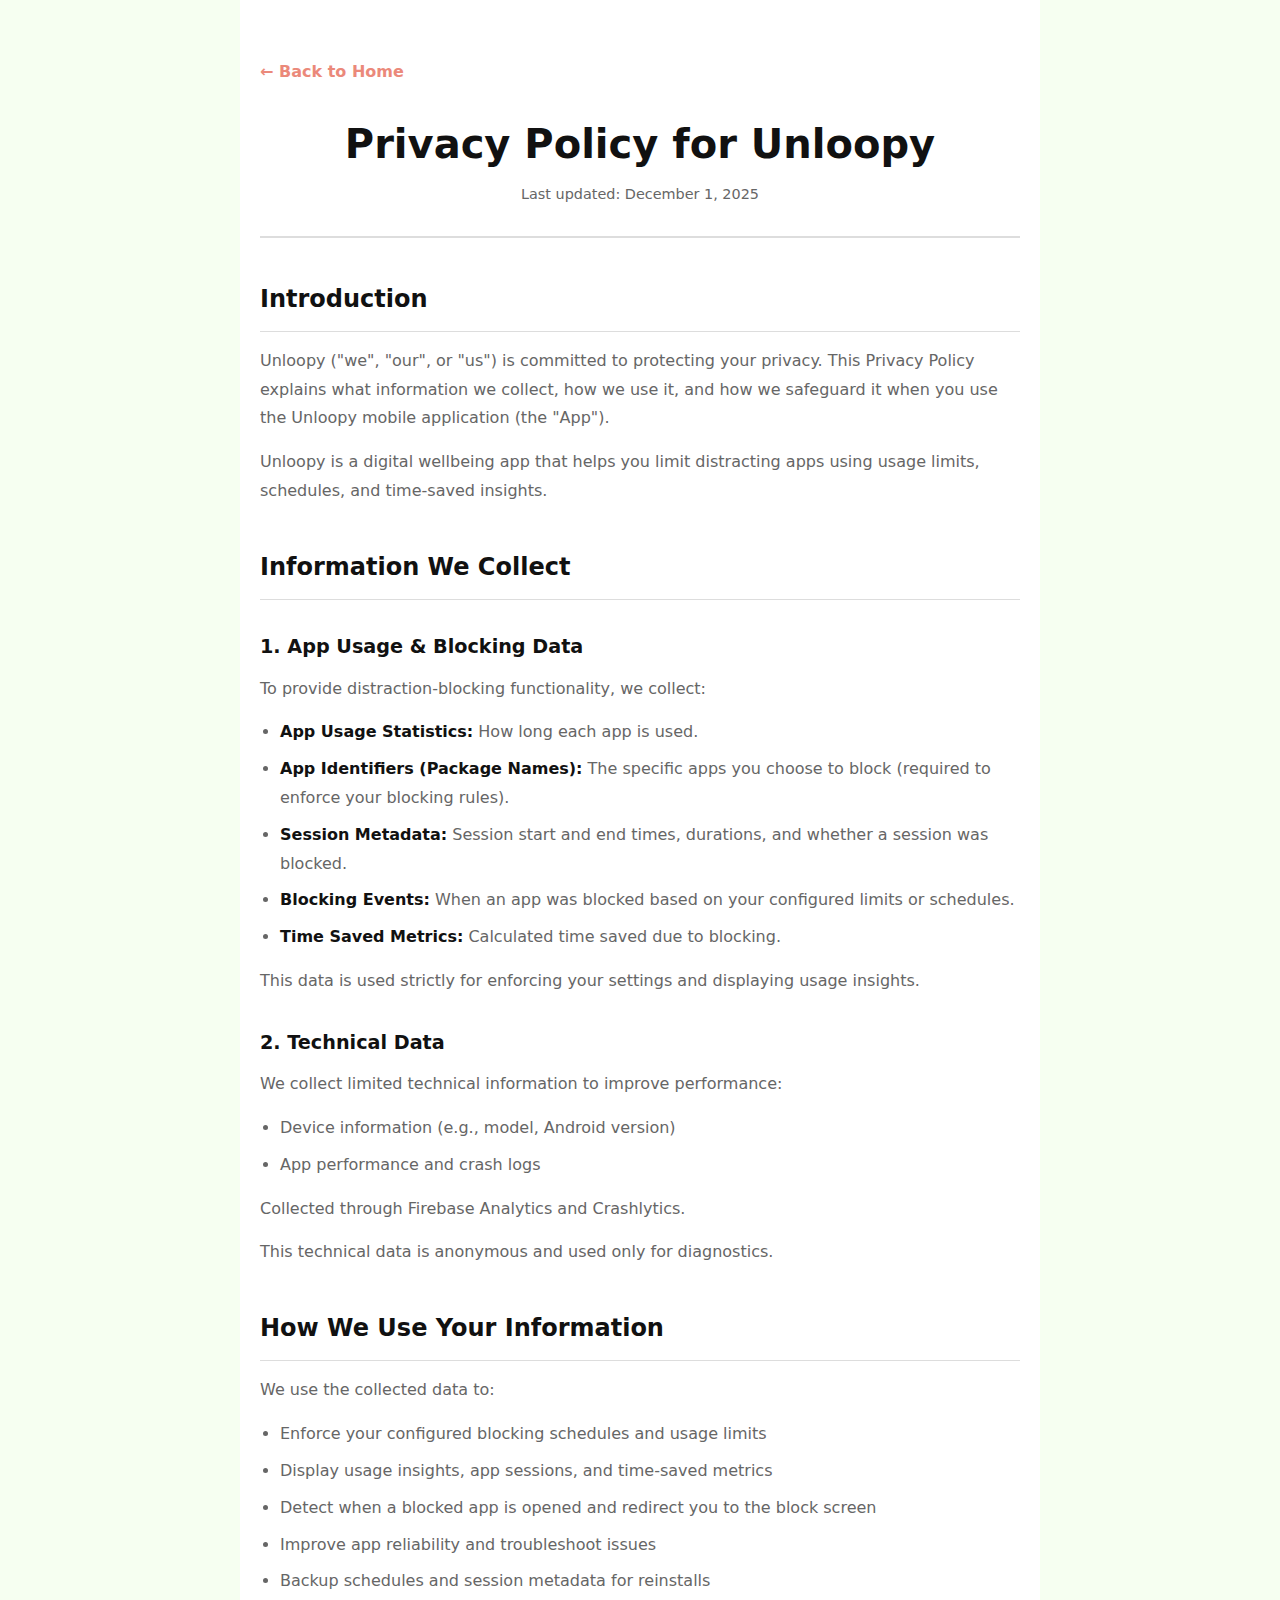
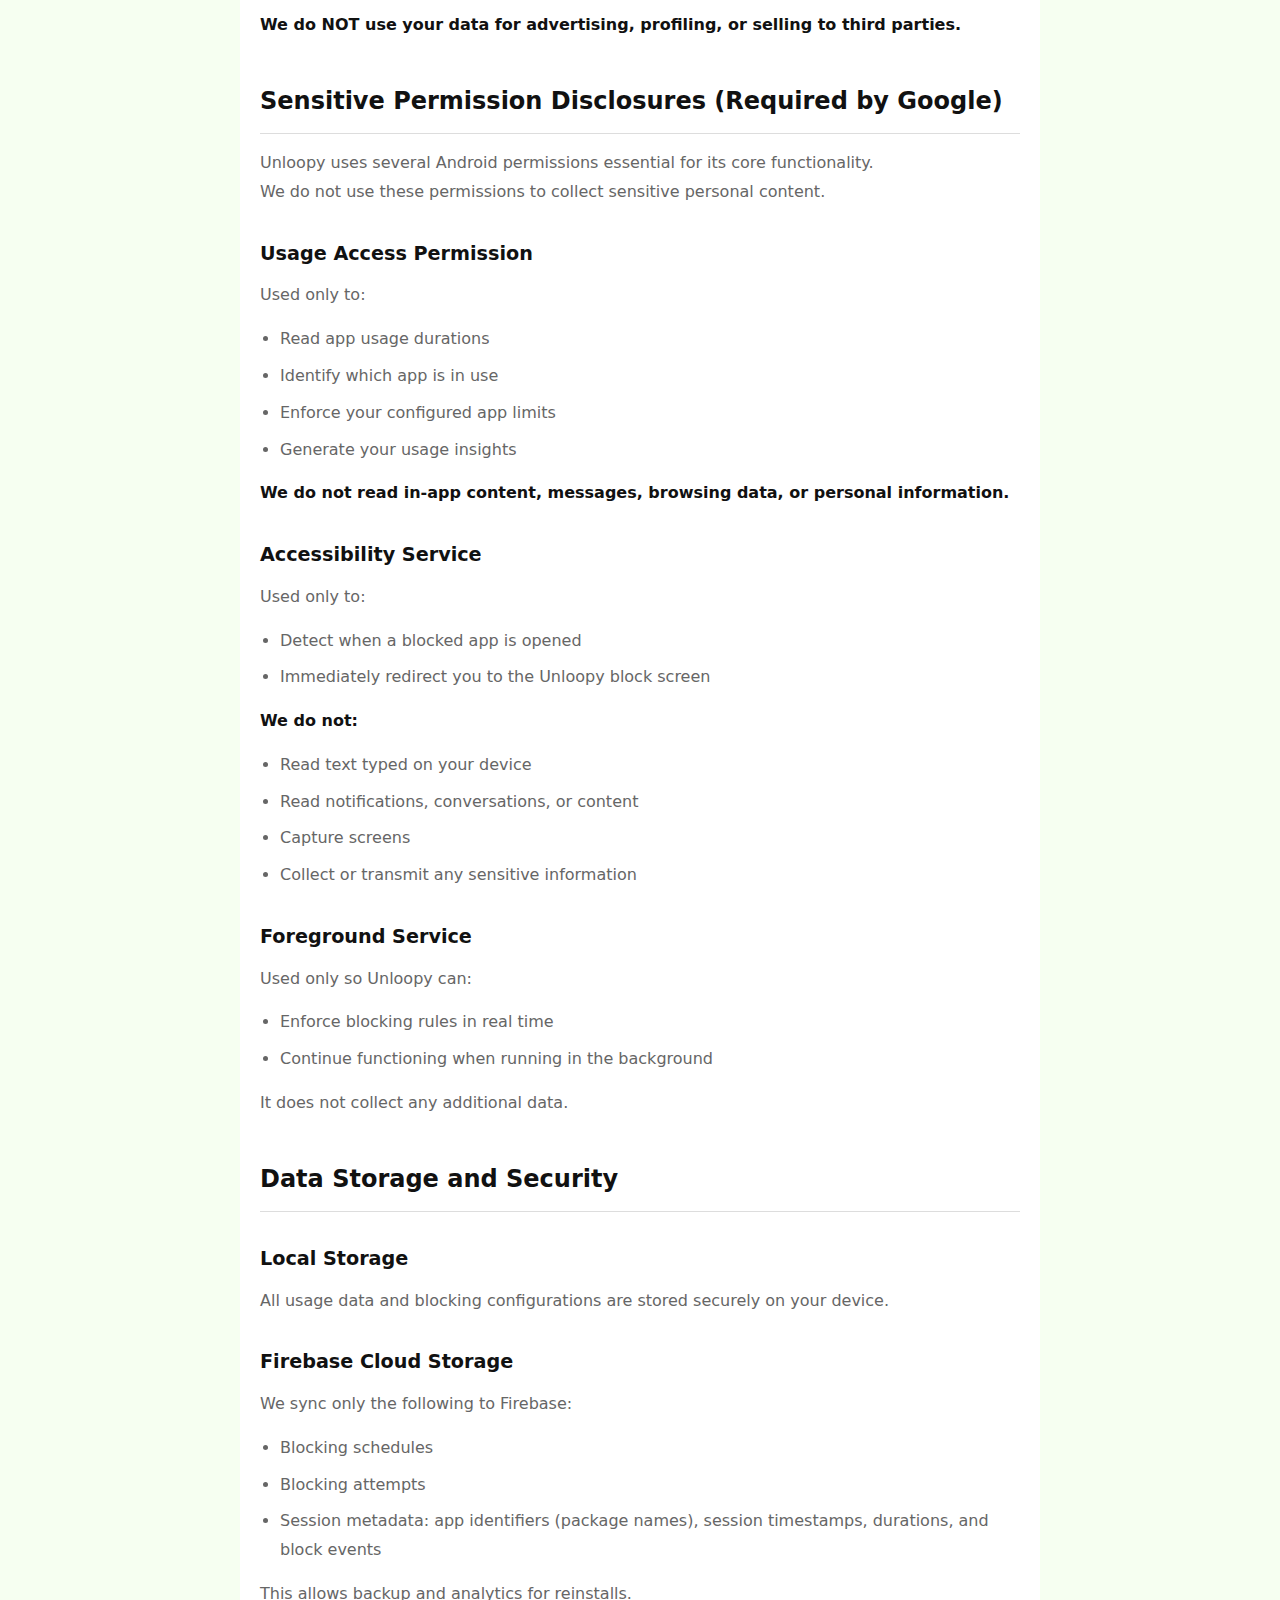
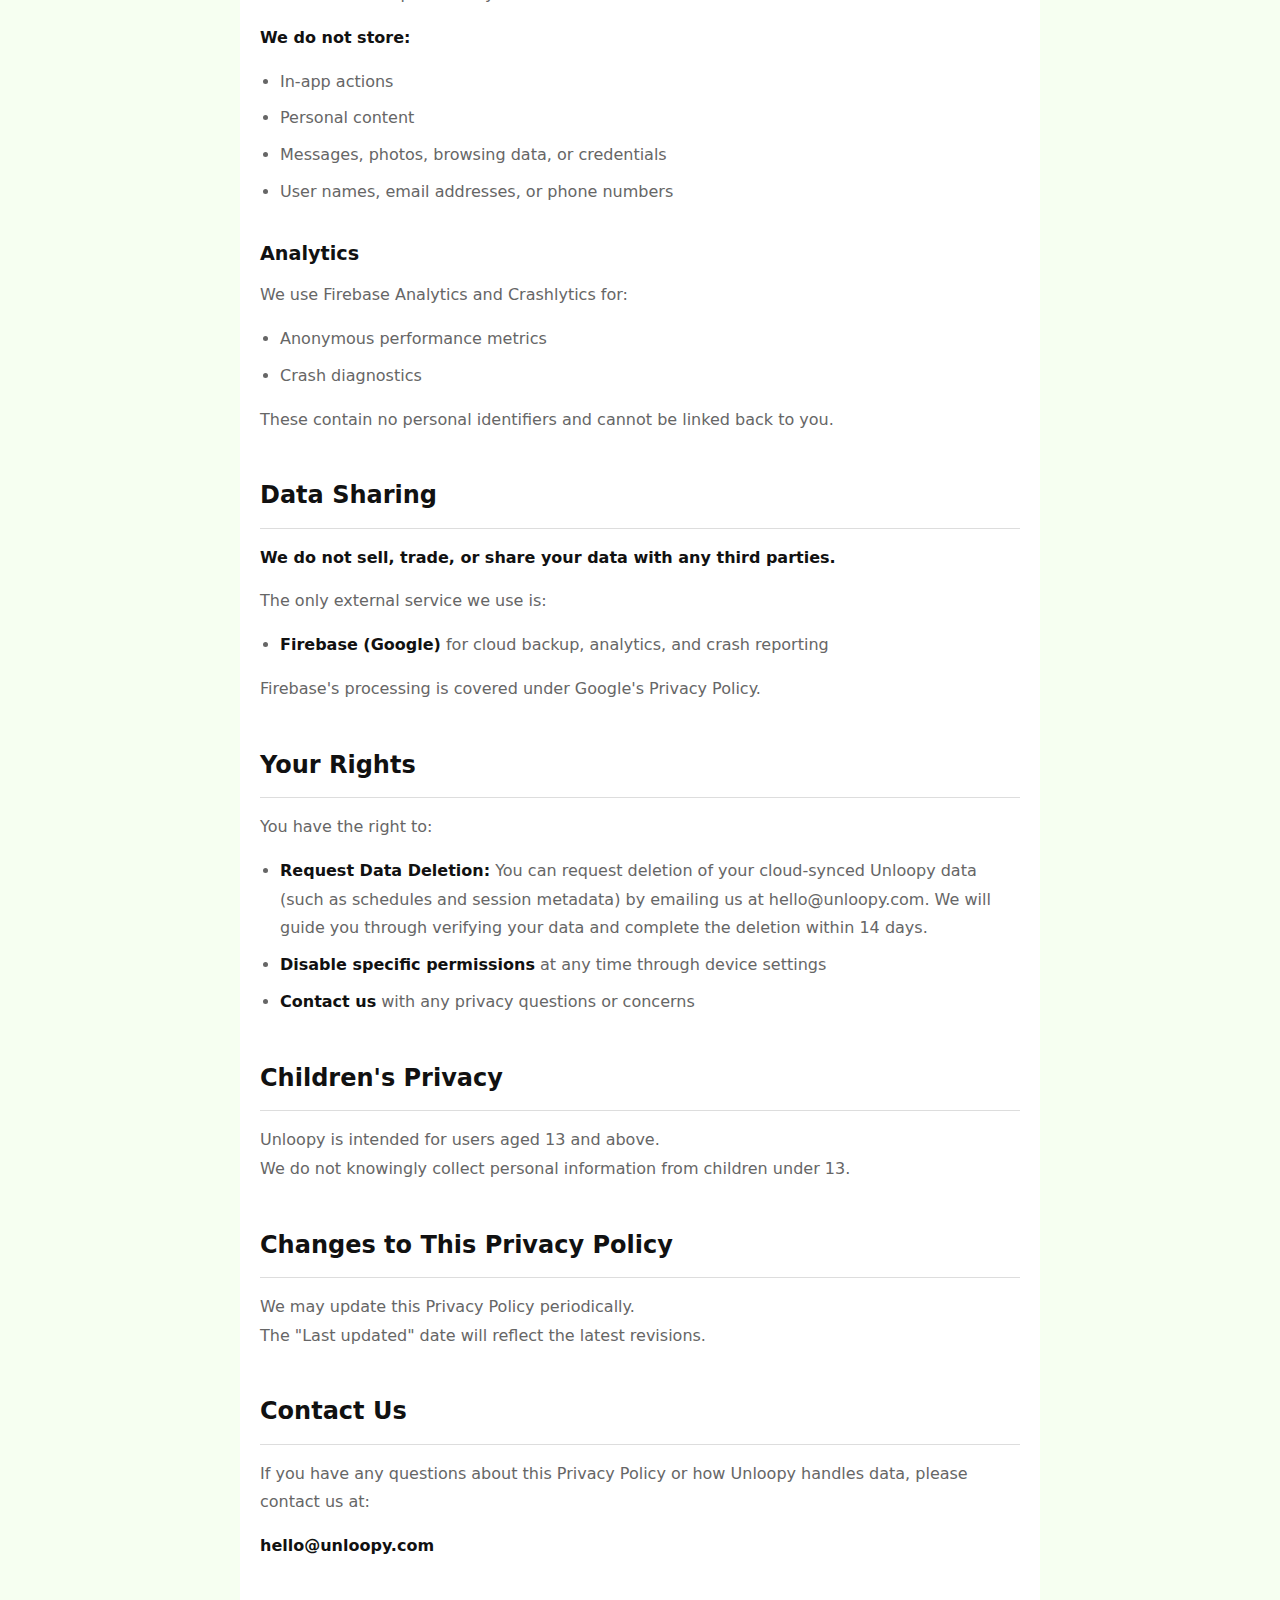
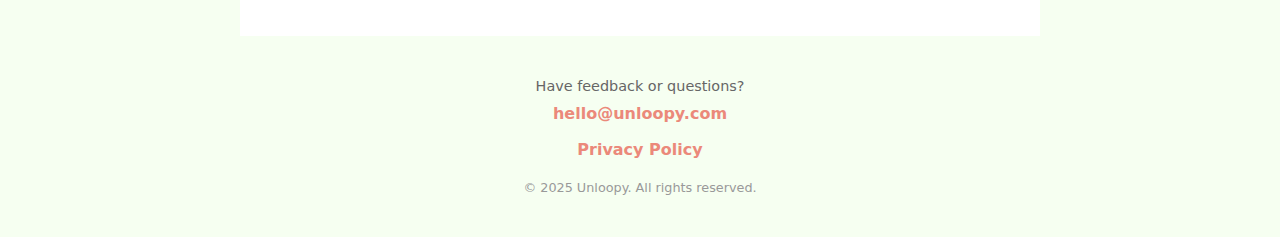
<file: privacy-policy.html>
<!DOCTYPE html>
<html lang="en">
<head>
    <meta charset="UTF-8">
    <meta name="viewport" content="width=device-width, initial-scale=1.0">
    <title>Privacy Policy - Unloopy</title>
    <meta name="description" content="Privacy Policy for Unloopy - Learn how we protect your data and privacy.">
    <link rel="stylesheet" href="styles.css">
    <style>
        .privacy-policy {
            max-width: 800px;
            margin: 0 auto;
            padding: 60px 20px;
            background-color: white;
        }
        
        .privacy-header {
            text-align: center;
            margin-bottom: 40px;
            padding-bottom: 30px;
            border-bottom: 2px solid var(--border);
        }
        
        .privacy-header h1 {
            font-size: 2.5rem;
            color: var(--text-primary);
            margin-bottom: 10px;
        }
        
        .privacy-header .last-updated {
            color: var(--text-secondary);
            font-size: 0.9rem;
        }
        
        .privacy-content {
            line-height: 1.8;
            color: var(--text-primary);
        }
        
        .privacy-content h2 {
            font-size: 1.5rem;
            color: var(--text-primary);
            margin-top: 40px;
            margin-bottom: 15px;
            padding-bottom: 10px;
            border-bottom: 1px solid var(--border);
        }
        
        .privacy-content h3 {
            font-size: 1.2rem;
            color: var(--text-primary);
            margin-top: 30px;
            margin-bottom: 10px;
        }
        
        .privacy-content p {
            margin-bottom: 15px;
            color: var(--text-secondary);
        }
        
        .privacy-content ul {
            margin-left: 20px;
            margin-bottom: 15px;
        }
        
        .privacy-content li {
            margin-bottom: 8px;
            color: var(--text-secondary);
        }
        
        .privacy-content strong {
            color: var(--text-primary);
            font-weight: 600;
        }
        
        .back-home {
            display: inline-block;
            margin-bottom: 30px;
            color: var(--primary);
            text-decoration: none;
            font-weight: 600;
            transition: color 0.2s ease;
        }
        
        .back-home:hover {
            color: #e47566;
        }
        
        .back-home::before {
            content: "← ";
        }
        
        @media (max-width: 640px) {
            .privacy-policy {
                padding: 40px 20px;
            }
            
            .privacy-header h1 {
                font-size: 2rem;
            }
            
            .privacy-content h2 {
                font-size: 1.3rem;
            }
        }
    </style>
</head>
<body style="background-color: #f6fff1;">
    <div class="privacy-policy">
        <a href="index.html" class="back-home">Back to Home</a>
        
        <div class="privacy-header">
            <h1>Privacy Policy for Unloopy</h1>
            <p class="last-updated">Last updated: December 1, 2025</p>
        </div>
        
        <div class="privacy-content">
            <h2>Introduction</h2>
            <p>Unloopy ("we", "our", or "us") is committed to protecting your privacy. This Privacy Policy explains what information we collect, how we use it, and how we safeguard it when you use the Unloopy mobile application (the "App").</p>
            <p>Unloopy is a digital wellbeing app that helps you limit distracting apps using usage limits, schedules, and time-saved insights.</p>
            
            <h2>Information We Collect</h2>
            
            <h3>1. App Usage & Blocking Data</h3>
            <p>To provide distraction-blocking functionality, we collect:</p>
            <ul>
                <li><strong>App Usage Statistics:</strong> How long each app is used.</li>
                <li><strong>App Identifiers (Package Names):</strong> The specific apps you choose to block (required to enforce your blocking rules).</li>
                <li><strong>Session Metadata:</strong> Session start and end times, durations, and whether a session was blocked.</li>
                <li><strong>Blocking Events:</strong> When an app was blocked based on your configured limits or schedules.</li>
                <li><strong>Time Saved Metrics:</strong> Calculated time saved due to blocking.</li>
            </ul>
            <p>This data is used strictly for enforcing your settings and displaying usage insights.</p>
            
            <h3>2. Technical Data</h3>
            <p>We collect limited technical information to improve performance:</p>
            <ul>
                <li>Device information (e.g., model, Android version)</li>
                <li>App performance and crash logs</li>
            </ul>
            <p>Collected through Firebase Analytics and Crashlytics.</p>
            <p>This technical data is anonymous and used only for diagnostics.</p>
            
            <h2>How We Use Your Information</h2>
            <p>We use the collected data to:</p>
            <ul>
                <li>Enforce your configured blocking schedules and usage limits</li>
                <li>Display usage insights, app sessions, and time-saved metrics</li>
                <li>Detect when a blocked app is opened and redirect you to the block screen</li>
                <li>Improve app reliability and troubleshoot issues</li>
                <li>Backup schedules and session metadata for reinstalls</li>
            </ul>
            <p><strong>We do NOT use your data for advertising, profiling, or selling to third parties.</strong></p>
            
            <h2>Sensitive Permission Disclosures (Required by Google)</h2>
            <p>Unloopy uses several Android permissions essential for its core functionality.<br>
            We do not use these permissions to collect sensitive personal content.</p>
            
            <h3>Usage Access Permission</h3>
            <p>Used only to:</p>
            <ul>
                <li>Read app usage durations</li>
                <li>Identify which app is in use</li>
                <li>Enforce your configured app limits</li>
                <li>Generate your usage insights</li>
            </ul>
            <p><strong>We do not read in-app content, messages, browsing data, or personal information.</strong></p>
            
            <h3>Accessibility Service</h3>
            <p>Used only to:</p>
            <ul>
                <li>Detect when a blocked app is opened</li>
                <li>Immediately redirect you to the Unloopy block screen</li>
            </ul>
            <p><strong>We do not:</strong></p>
            <ul>
                <li>Read text typed on your device</li>
                <li>Read notifications, conversations, or content</li>
                <li>Capture screens</li>
                <li>Collect or transmit any sensitive information</li>
            </ul>
            
            <h3>Foreground Service</h3>
            <p>Used only so Unloopy can:</p>
            <ul>
                <li>Enforce blocking rules in real time</li>
                <li>Continue functioning when running in the background</li>
            </ul>
            <p>It does not collect any additional data.</p>
            
            <h2>Data Storage and Security</h2>
            
            <h3>Local Storage</h3>
            <p>All usage data and blocking configurations are stored securely on your device.</p>
            
            <h3>Firebase Cloud Storage</h3>
            <p>We sync only the following to Firebase:</p>
            <ul>
                <li>Blocking schedules</li>
                <li>Blocking attempts</li>
                <li>Session metadata: app identifiers (package names), session timestamps, durations, and block events</li>
            </ul>
            <p>This allows backup and analytics for reinstalls.</p>
            
            <p><strong>We do not store:</strong></p>
            <ul>
                <li>In-app actions</li>
                <li>Personal content</li>
                <li>Messages, photos, browsing data, or credentials</li>
                <li>User names, email addresses, or phone numbers</li>
            </ul>
            
            <h3>Analytics</h3>
            <p>We use Firebase Analytics and Crashlytics for:</p>
            <ul>
                <li>Anonymous performance metrics</li>
                <li>Crash diagnostics</li>
            </ul>
            <p>These contain no personal identifiers and cannot be linked back to you.</p>
            
            <h2>Data Sharing</h2>
            <p><strong>We do not sell, trade, or share your data with any third parties.</strong></p>
            <p>The only external service we use is:</p>
            <ul>
                <li><strong>Firebase (Google)</strong> for cloud backup, analytics, and crash reporting</li>
            </ul>
            <p>Firebase's processing is covered under Google's Privacy Policy.</p>
            
            <h2>Your Rights</h2>
            <p>You have the right to:</p>
            <ul>
                <li><strong>Request Data Deletion:</strong> You can request deletion of your cloud-synced Unloopy data (such as schedules and session metadata) by emailing us at hello@unloopy.com. We will guide you through verifying your data and complete the deletion within 14 days.</li>
                <li><strong>Disable specific permissions</strong> at any time through device settings</li>
                <li><strong>Contact us</strong> with any privacy questions or concerns</li>
            </ul>
            
            <h2>Children's Privacy</h2>
            <p>Unloopy is intended for users aged 13 and above.<br>
            We do not knowingly collect personal information from children under 13.</p>
            
            <h2>Changes to This Privacy Policy</h2>
            <p>We may update this Privacy Policy periodically.<br>
            The "Last updated" date will reflect the latest revisions.</p>
            
            <h2>Contact Us</h2>
            <p>If you have any questions about this Privacy Policy or how Unloopy handles data, please contact us at:</p>
            <p><strong>hello@unloopy.com</strong></p>
        </div>
    </div>
    
    <!-- Footer -->
    <footer class="footer">
        <div class="container">
            <p class="footer-text">Have feedback or questions?</p>
            <a href="mailto:hello@unloopy.com" class="footer-link">hello@unloopy.com</a>
            <div class="footer-links" style="margin-top: 12px;">
                <a href="privacy-policy.html" class="footer-link">Privacy Policy</a>
            </div>
            <p class="footer-copyright">© 2025 Unloopy. All rights reserved.</p>
        </div>
    </footer>
</body>
</html>
</file>
<file: styles.css>
/* Reset and Base Styles */
* {
    margin: 0;
    padding: 0;
    box-sizing: border-box;
}

/* Custom Font */
@font-face {
    font-family: 'Tw Cen MT';
    src: url('assets/TCCEB.ttf') format('truetype');
    font-weight: 800;
    font-style: normal;
}

:root {
    /* Colors from your app */
    --primary: #eb897a;
    --secondary: #f5f5f5;
    --tertiary: #f2edda;
    --background: #b9e5e2;
    --surface: #e8f5f3;
    --card-bg: #f6fff1;
    --text-primary: #111;
    --text-secondary: #666;
    --text-tertiary: #999;
    --border: #ddd;
    
    /* Spacing - reduced */
    --spacing-xs: 4px;
    --spacing-sm: 8px;
    --spacing-md: 12px;
    --spacing-lg: 16px;
    --spacing-xl: 20px;
    --spacing-xxl: 24px;
    
    /* Border radius */
    --radius-sm: 6px;
    --radius-md: 10px;
    --radius-lg: 16px;
    
    /* Typography */
    --font-primary: system-ui, -apple-system, BlinkMacSystemFont, 'Segoe UI', Roboto, Helvetica, Arial, sans-serif;
}

body {
    font-family: var(--font-primary);
    color: var(--text-primary);
    background-color: var(--background);
    line-height: 1.5;
    overflow-x: hidden;
}

.container {
    max-width: 1100px;
    margin: 0 auto;
    padding: 0 var(--spacing-xl);
}

/* Hero Section - Much more compact */
.hero {
    padding: 50px 0 60px;
    background: #b9e5e2;
}

.hero-content-wrapper {
    display: grid;
    grid-template-columns: 350px 1fr;
    gap: 60px;
    align-items: center;
    max-width: 1100px;
    margin: 0 auto;
    justify-content: start;
    margin-left: calc(50% - 550px - 40px + 75px);
}

.hero-content {
    /* Logo, title, subtitle, button */
    max-width: 550px;
}

.logo {
    height: 80px;
    width: auto;
    margin-bottom: var(--spacing-lg);
    display: block;
}

.hero-title {
    font-size: 2.2rem;
    font-weight: 600;
    line-height: 1.2;
    margin-bottom: var(--spacing-md);
    color: var(--text-primary);
}

.hero-subtitle {
    font-size: 0.95rem;
    color: var(--text-secondary);
    margin-bottom: var(--spacing-xl);
    line-height: 1.5;
}

.cta-button {
    display: inline-block;
    background-color: #eb897a;
    color: white;
    padding: 14px 24px;
    border-radius: 16px;
    font-size: 15px;
    font-weight: 600;
    text-decoration: none;
    transition: all 0.2s ease;
    box-shadow: none;
}

.cta-button:hover {
    background-color: #e47566;
    box-shadow: none;
}

.hero-visual {
    display: flex;
    justify-content: center;
    align-items: center;
}

.mascot {
    width: 280px;
    height: auto;
    max-width: 100%;
}

/* Section Title - Smaller */
.section-title {
    font-family: 'Tw Cen MT', 'Arial Narrow', sans-serif;
    font-size: 1.8rem;
    font-weight: 800;
    text-align: center;
    margin-bottom: 4px;
    color: var(--text-primary);
    text-transform: uppercase;
    letter-spacing: 0.5px;
}

.section-subtitle {
    font-size: 0.95rem;
    color: var(--text-secondary);
    text-align: center;
    margin-bottom: 30px;
}

/* How It Works Section - Refined horizontal layout */
.how-it-works {
    padding: 50px 0;
    background-color: var(--card-bg);
}

.steps-container {
    display: flex;
    justify-content: center;
    align-items: flex-start;
    gap: 30px;
    max-width: 1000px;
    margin: 0 auto;
}

.step-column {
    flex: 1;
    display: flex;
    flex-direction: column;
    align-items: center;
    text-align: center;
    min-width: 280px;
}

.step-number {
    width: 44px;
    height: 44px;
    background-color: var(--primary);
    color: white;
    border-radius: 50%;
    display: flex;
    align-items: center;
    justify-content: center;
    font-size: 1.3rem;
    font-weight: 700;
    margin-bottom: var(--spacing-sm);
}

.step-name {
    font-size: 0.95rem;
    font-weight: 700;
    color: var(--text-primary);
    margin-bottom: var(--spacing-xl);
    text-transform: uppercase;
    letter-spacing: 0.5px;
    min-height: 20px;
}

.step-details {
    width: 100%;
}

.step-subtitle {
    font-size: 0.75rem;
    color: var(--text-secondary);
    margin-bottom: var(--spacing-lg);
    line-height: 1.4;
}

/* Step 1: Schedule options side by side */
.schedule-options-row {
    display: flex;
    align-items: flex-start;
    justify-content: center;
    gap: var(--spacing-md);
}

.schedule-option {
    text-align: center;
    flex: 0 0 auto;
    min-width: 120px;
}

.schedule-label {
    font-size: 0.75rem;
    font-weight: 600;
    color: var(--primary);
    margin: 0 0 2px 0;
    line-height: 1.4;
    white-space: nowrap;
}

.schedule-desc {
    font-size: 0.75rem;
    color: var(--text-secondary);
    line-height: 1.4;
    margin: 0 0 var(--spacing-lg) 0;
    white-space: nowrap;
}

.schedule-icon {
    width: 32px;
    height: 32px;
    margin: 0 auto;
    color: var(--text-primary);
    display: flex;
    align-items: center;
    justify-content: center;
}

.or-text {
    font-size: 0.85rem;
    font-weight: 600;
    color: var(--text-secondary);
    padding: 0 var(--spacing-sm);
    align-self: center;
    margin-top: 30px;
}

/* Step 2: App SVG icons */
.app-grid {
    display: grid;
    grid-template-columns: repeat(3, 1fr);
    gap: var(--spacing-lg);
    max-width: 180px;
    margin: 0 auto;
    align-items: start;
}

.app-icon-wrapper {
    position: relative;
    display: inline-block;
}

.app-icon-svg {
    width: 32px;
    height: 32px;
    color: var(--text-primary);
}

.checkbox {
    position: absolute;
    top: -2px;
    right: -2px;
    width: 16px;
    height: 16px;
    background-color: white;
    color: #111;
    border-radius: 50%;
    display: none;
    align-items: center;
    justify-content: center;
    font-size: 12px;
    font-weight: bold;
    border: 2px solid #111;
}

.app-icon-wrapper.selected .checkbox {
    display: flex;
}

/* Step 3: Blocked phone */
.phone-blocked {
    display: flex;
    justify-content: center;
    margin-top: var(--spacing-md);
}

.phone-mini {
    width: 80px;
    height: 140px;
    background: white;
    border-radius: 16px;
    border: 3px solid var(--text-primary);
    display: flex;
    align-items: center;
    justify-content: center;
    padding: var(--spacing-sm);
    position: relative;
}

.phone-mini::before {
    content: '';
    position: absolute;
    top: 8px;
    left: 50%;
    transform: translateX(-50%);
    width: 30px;
    height: 4px;
    background: var(--text-primary);
    border-radius: 2px;
}

.blocked-apps {
    display: grid;
    grid-template-columns: 1fr 1fr;
    gap: var(--spacing-xs);
}

.blocked-app {
    width: 28px;
    height: 28px;
    background: var(--surface);
    border-radius: 6px;
    display: flex;
    align-items: center;
    justify-content: center;
    font-size: 0.9rem;
}

/* Arrows between steps */
.step-arrow {
    font-size: 1.8rem;
    color: var(--primary);
    align-self: center;
    margin-top: 40px;
}

/* Why It Works Section - Minimal fact cards */
.why-it-works {
    padding: 50px 0;
    background: var(--surface);
}

.facts-grid {
    display: grid;
    grid-template-columns: repeat(3, 1fr);
    gap: 20px;
    max-width: 900px;
    margin: 0 auto;
}

.fact-card {
    background: white;
    padding: var(--spacing-xl);
    border-radius: var(--radius-md);
    box-shadow: 0 2px 12px rgba(0, 0, 0, 0.06);
    transition: all 0.2s ease;
}

.fact-card:hover {
    transform: translateY(-4px);
    box-shadow: 0 4px 20px rgba(0, 0, 0, 0.1);
}

.fact-text {
    font-size: 0.9rem;
    line-height: 1.6;
    color: var(--text-secondary);
    font-weight: 400;
}

/* Features Section - Smaller cards */
.features {
    padding: 50px 0;
    background-color: var(--card-bg);
}

.features-grid {
    display: grid;
    grid-template-columns: repeat(auto-fit, minmax(240px, 1fr));
    gap: 20px;
}

.feature-card {
    background: white;
    padding: var(--spacing-xl);
    border-radius: var(--radius-md);
    border: 1.5px solid var(--border);
    transition: all 0.2s ease;
}

.feature-card:hover {
    border-color: var(--primary);
    transform: translateY(-4px);
}

.feature-icon {
    width: 32px;
    height: 32px;
    margin-bottom: var(--spacing-sm);
    color: var(--text-primary);
}

.feature-title {
    font-size: 1rem;
    font-weight: 600;
    margin-bottom: var(--spacing-xs);
    color: var(--text-primary);
}

.feature-desc {
    font-size: 0.85rem;
    color: var(--text-secondary);
    line-height: 1.5;
}

/* Testimonials Section - Smaller cards */
.testimonials {
    padding: 50px 0;
    background: var(--surface);
}

.testimonials-grid {
    display: grid;
    grid-template-columns: repeat(auto-fit, minmax(260px, 1fr));
    gap: 20px;
}

.testimonial-card {
    background: white;
    padding: var(--spacing-xl);
    border-radius: var(--radius-md);
    box-shadow: 0 2px 12px rgba(0, 0, 0, 0.06);
    transition: all 0.2s ease;
}

.testimonial-card:hover {
    transform: translateY(-4px);
    box-shadow: 0 4px 20px rgba(0, 0, 0, 0.1);
}

.stars {
    color: #fbbf24;
    font-size: 0.95rem;
    margin-bottom: var(--spacing-sm);
}

.testimonial-text {
    font-size: 0.9rem;
    line-height: 1.5;
    color: var(--text-secondary);
    margin-bottom: var(--spacing-md);
    font-style: italic;
}

.testimonial-author {
    font-size: 0.85rem;
    font-weight: 600;
    color: var(--text-primary);
}

/* CTA Section - More compact */
.cta-section {
    padding: 60px 0;
    background: linear-gradient(135deg, var(--primary) 0%, #e47566 100%);
    color: white;
    text-align: center;
}

.cta-title {
    font-size: 1.8rem;
    font-weight: 600;
    margin-bottom: var(--spacing-md);
}

.cta-subtitle {
    font-size: 1rem;
    margin-bottom: var(--spacing-lg);
    opacity: 0.95;
}

.cta-text {
    font-size: 0.9rem;
    margin-bottom: 6px;
    opacity: 0.9;
    max-width: 700px;
    margin-left: auto;
    margin-right: auto;
}

.cta-text:last-of-type {
    margin-bottom: var(--spacing-xl);
}

.cta-final {
    font-size: 1rem;
    margin-top: 0;
    margin-bottom: var(--spacing-xl);
    opacity: 0.95;
    font-weight: 500;
}

.download-buttons {
    display: flex;
    gap: 16px;
    justify-content: center;
    flex-wrap: wrap;
}

.download-btn {
    display: flex;
    align-items: center;
    gap: 10px;
    background: white;
    color: var(--text-primary);
    padding: 12px 24px;
    border-radius: var(--radius-md);
    text-decoration: none;
    transition: all 0.2s ease;
    box-shadow: 0 2px 12px rgba(0, 0, 0, 0.15);
}

.download-btn:hover {
    transform: translateY(-2px);
    box-shadow: 0 4px 20px rgba(0, 0, 0, 0.2);
}

.download-btn svg {
    width: 22px;
    height: 22px;
}

.download-text {
    display: flex;
    flex-direction: column;
    align-items: flex-start;
}

.download-small {
    font-size: 0.7rem;
    color: var(--text-secondary);
}

.download-large {
    font-size: 0.95rem;
    font-weight: 600;
}

/* Footer - Compact */
.footer {
    padding: 40px 0;
    background-color: var(--card-bg);
    text-align: center;
}

.footer-text {
    font-size: 0.9rem;
    color: var(--text-secondary);
    margin-bottom: var(--spacing-xs);
}

.footer-link {
    color: var(--primary);
    text-decoration: none;
    font-weight: 600;
    font-size: 1rem;
    transition: color 0.2s ease;
}

.footer-link:hover {
    color: #e47566;
}

.footer-copyright {
    margin-top: var(--spacing-lg);
    color: var(--text-tertiary);
    font-size: 0.8rem;
}

/* Responsive Design */
@media (max-width: 968px) {
    .hero-content-wrapper {
        grid-template-columns: 1fr;
        text-align: center;
        margin-left: auto;
        margin-right: auto;
    }
    
    .logo {
        margin-left: auto;
        margin-right: auto;
    }
    
    .hero-visual {
        /* Mascot stays on top (natural order) */
    }
    
    .mascot {
        width: 200px;
    }
    
    .steps-container {
        flex-direction: column;
        align-items: center;
        gap: 40px;
    }
    
    .step-column {
        max-width: 300px;
    }
    
    .schedule-options-row {
        flex-direction: column;
        gap: var(--spacing-md);
        align-items: center;
    }
    
    .schedule-option {
        display: flex;
        flex-direction: column;
        align-items: center;
    }
    
    .schedule-desc {
        margin-bottom: var(--spacing-sm);
    }
    
    .or-text {
        padding: 0;
        margin-top: 0;
    }
    
    .section-subtitle {
        margin-bottom: 20px;
    }
    
    .section-title {
        margin-bottom: 0;
    }
    
    .hero-visual {
        margin-bottom: 0;
    }
    
    .step-arrow {
        transform: rotate(90deg);
        margin: 0;
    }
    
    .features-grid,
    .testimonials-grid {
        grid-template-columns: 1fr;
    }
    
    .facts-grid {
        grid-template-columns: 1fr;
    }
}

@media (max-width: 640px) {
    .container {
        padding: 0 var(--spacing-lg);
    }
    
    .hero {
        padding: var(--spacing-xl) 0 30px;
    }
    
    .hero-title {
        font-size: 1.8rem;
    }
    
    .hero-subtitle {
        font-size: 0.95rem;
    }
    
    .section-title {
        font-size: 1.5rem;
        margin-bottom: 24px;
    }
    
    .how-it-works,
    .why-it-works,
    .features,
    .testimonials {
        padding: 40px 0;
    }
    
    .cta-section {
        padding: 50px 0;
    }
    
    .download-buttons {
        flex-direction: column;
        align-items: stretch;
    }
    
    .download-btn {
        justify-content: center;
    }
}
</file>
